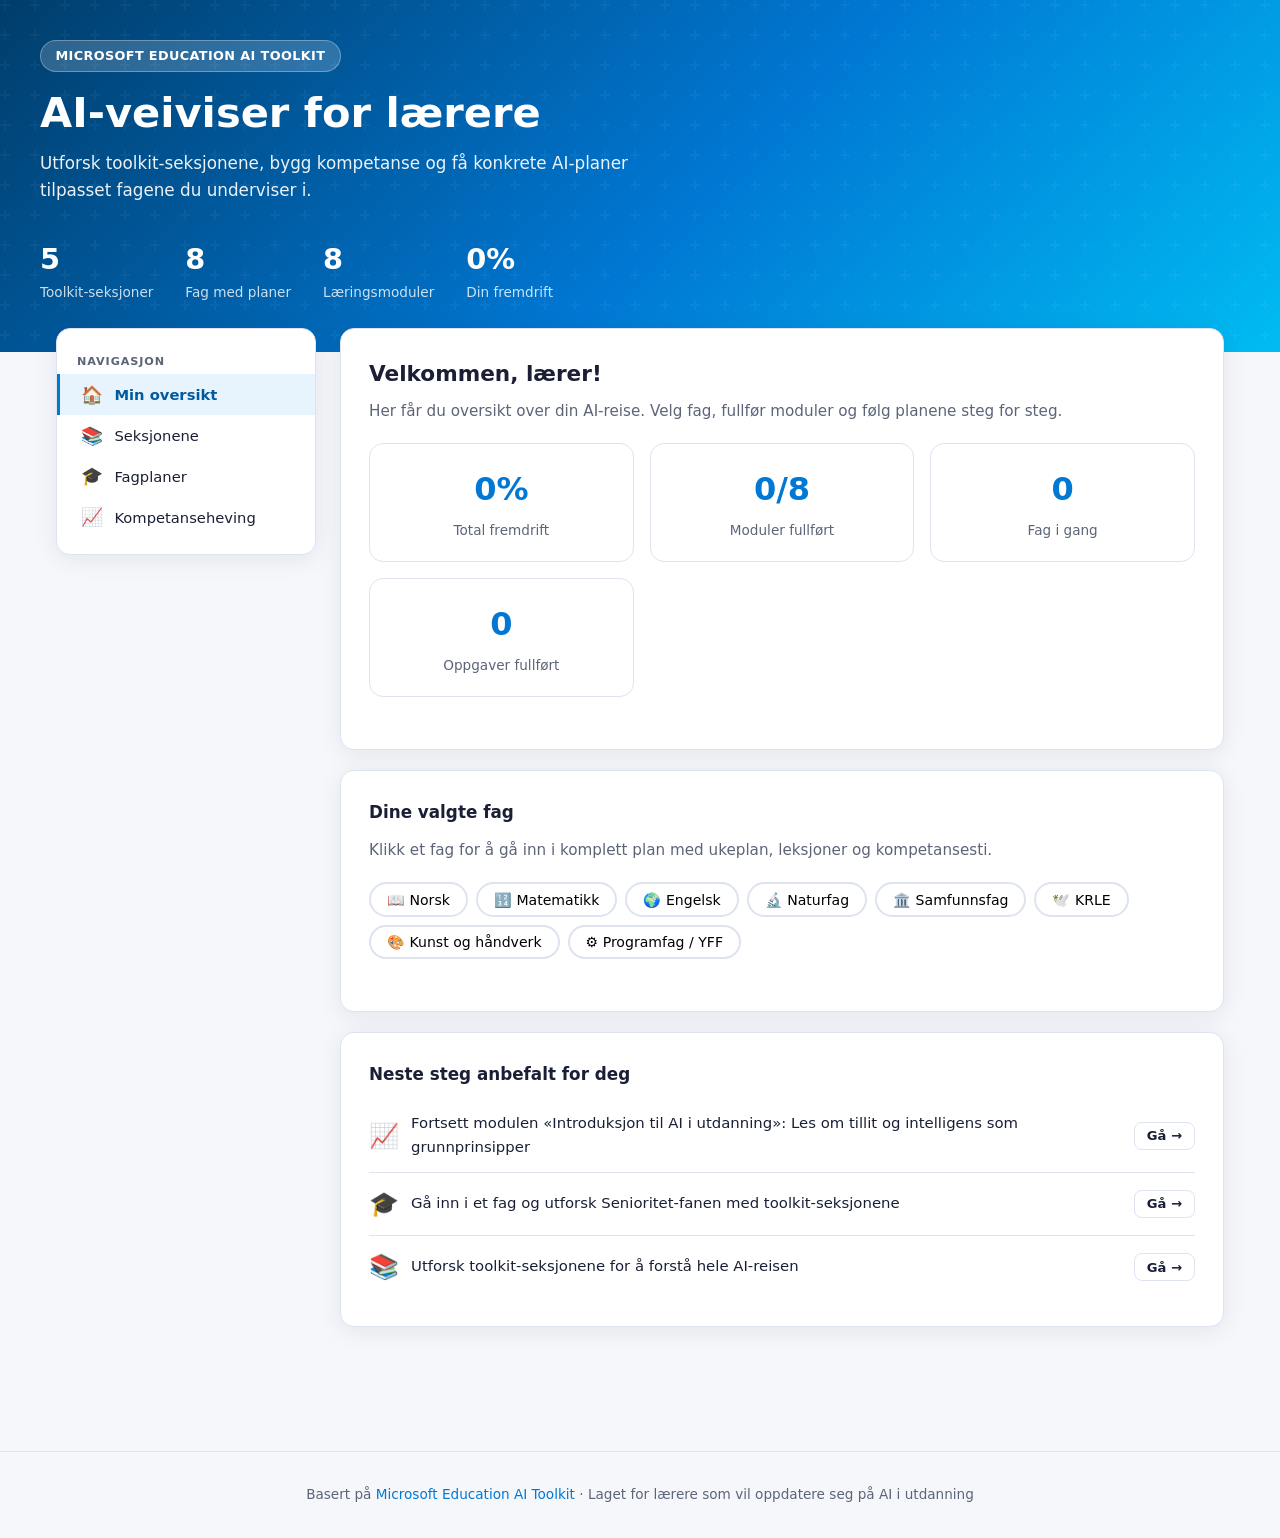
<file: index.html>
<!DOCTYPE html>
<html lang="nb">
<head>
  <meta charset="UTF-8">
  <meta name="viewport" content="width=device-width, initial-scale=1.0">
  <title>AI Toolkit for lærere – Seksjoner og fagplaner</title>
  <meta name="description" content="Oppdater deg som lærer med Microsoft Education AI Toolkit. Utforsk seksjonene og se AI-planer tilpasset dine fag.">
  <link rel="stylesheet" href="css/styles.css">
</head>
<body>
  <header class="site-header">
    <div class="header-inner">
      <span class="badge">Microsoft Education AI Toolkit</span>
      <h1>AI-veiviser for lærere</h1>
      <p>
        Utforsk toolkit-seksjonene, bygg kompetanse og få konkrete AI-planer
        tilpasset fagene du underviser i.
      </p>
      <div class="header-stats">
        <div class="stat">
          <div class="stat-value" id="stat-sections">5</div>
          <div class="stat-label">Toolkit-seksjoner</div>
        </div>
        <div class="stat">
          <div class="stat-value" id="stat-subjects">8</div>
          <div class="stat-label">Fag med planer</div>
        </div>
        <div class="stat">
          <div class="stat-value" id="stat-modules">8</div>
          <div class="stat-label">Læringsmoduler</div>
        </div>
        <div class="stat">
          <div class="stat-value" id="stat-progress">0%</div>
          <div class="stat-label">Din fremdrift</div>
        </div>
      </div>
    </div>
  </header>

  <div class="layout">
    <nav class="sidebar" id="sidebar" aria-label="Hovednavigasjon">
      <div class="nav-label">Navigasjon</div>
      <button class="nav-item active" data-panel="dashboard">
        <span class="nav-icon">🏠</span> Min oversikt
      </button>
      <button class="nav-item" data-panel="sections">
        <span class="nav-icon">📚</span> Seksjonene
      </button>
      <button class="nav-item" data-panel="subjects">
        <span class="nav-icon">🎓</span> Fagplaner
      </button>
      <button class="nav-item" data-panel="learning">
        <span class="nav-icon">📈</span> Kompetanseheving
      </button>
    </nav>

    <main class="main">
      <!-- Dashboard -->
      <section class="panel active" id="panel-dashboard">
        <div class="card">
          <h2>Velkommen, lærer!</h2>
          <p class="card-subtitle">
            Her får du oversikt over din AI-reise. Velg fag, fullfør moduler og følg planene steg for steg.
          </p>
          <div class="dashboard-grid" id="dashboard-stats"></div>
        </div>

        <div class="card">
          <h3>Dine valgte fag</h3>
          <p class="card-subtitle">Klikk et fag for å gå inn i komplett plan med ukeplan, leksjoner og kompetansesti.</p>
          <div class="subject-filter" id="dashboard-subjects"></div>
        </div>

        <div class="card">
          <h3>Neste steg anbefalt for deg</h3>
          <div id="dashboard-next-steps"></div>
        </div>
      </section>

      <!-- Sections -->
      <section class="panel" id="panel-sections">
        <div class="card">
          <h2>Toolkit-seksjonene</h2>
          <p class="card-subtitle">
            Microsoft Education AI Toolkit er organisert i fem hoveddeler.
            Klikk en seksjon for detaljer.
          </p>
        </div>
        <div class="section-grid" id="section-grid"></div>
        <div id="section-detail"></div>
      </section>

      <!-- Subjects -->
      <section class="panel" id="panel-subjects">
        <div id="subjects-list-view">
          <div class="card">
            <h2>Fagplaner for AI i undervisningen</h2>
            <p class="card-subtitle">
              Velg et fag for å gå inn i toolkit-seksjonene (senioritet), ukeplan,
              leksjoner og kompetansesti tilpasset faget.
            </p>
          </div>
          <div class="subject-grid" id="subject-grid"></div>
        </div>
        <div id="subject-detail-view" class="hidden"></div>
      </section>

      <!-- Learning -->
      <section class="panel" id="panel-learning">
        <div class="card">
          <h2>Kompetanseheving for lærere</h2>
          <p class="card-subtitle">
            Profesjonell læring basert på toolkit-seksjonene. Kryss av etter hvert
            som du fullfører – fremdriften lagres lokalt i nettleseren.
          </p>
        </div>
        <div class="module-list" id="module-list"></div>
      </section>
    </main>
  </div>

  <footer class="site-footer">
    <p>
      Basert på
      <a href="https://marketingassets.microsoft.com/gdc/gdciQrVYO/original" target="_blank" rel="noopener">
        Microsoft Education AI Toolkit
      </a>
      · Laget for lærere som vil oppdatere seg på AI i utdanning
    </p>
  </footer>

  <script src="js/data.js"></script>
  <script src="js/subjects-detail.js"></script>
  <script src="js/subject-sections.js"></script>
  <script src="js/app.js"></script>
</body>
</html>
</file>
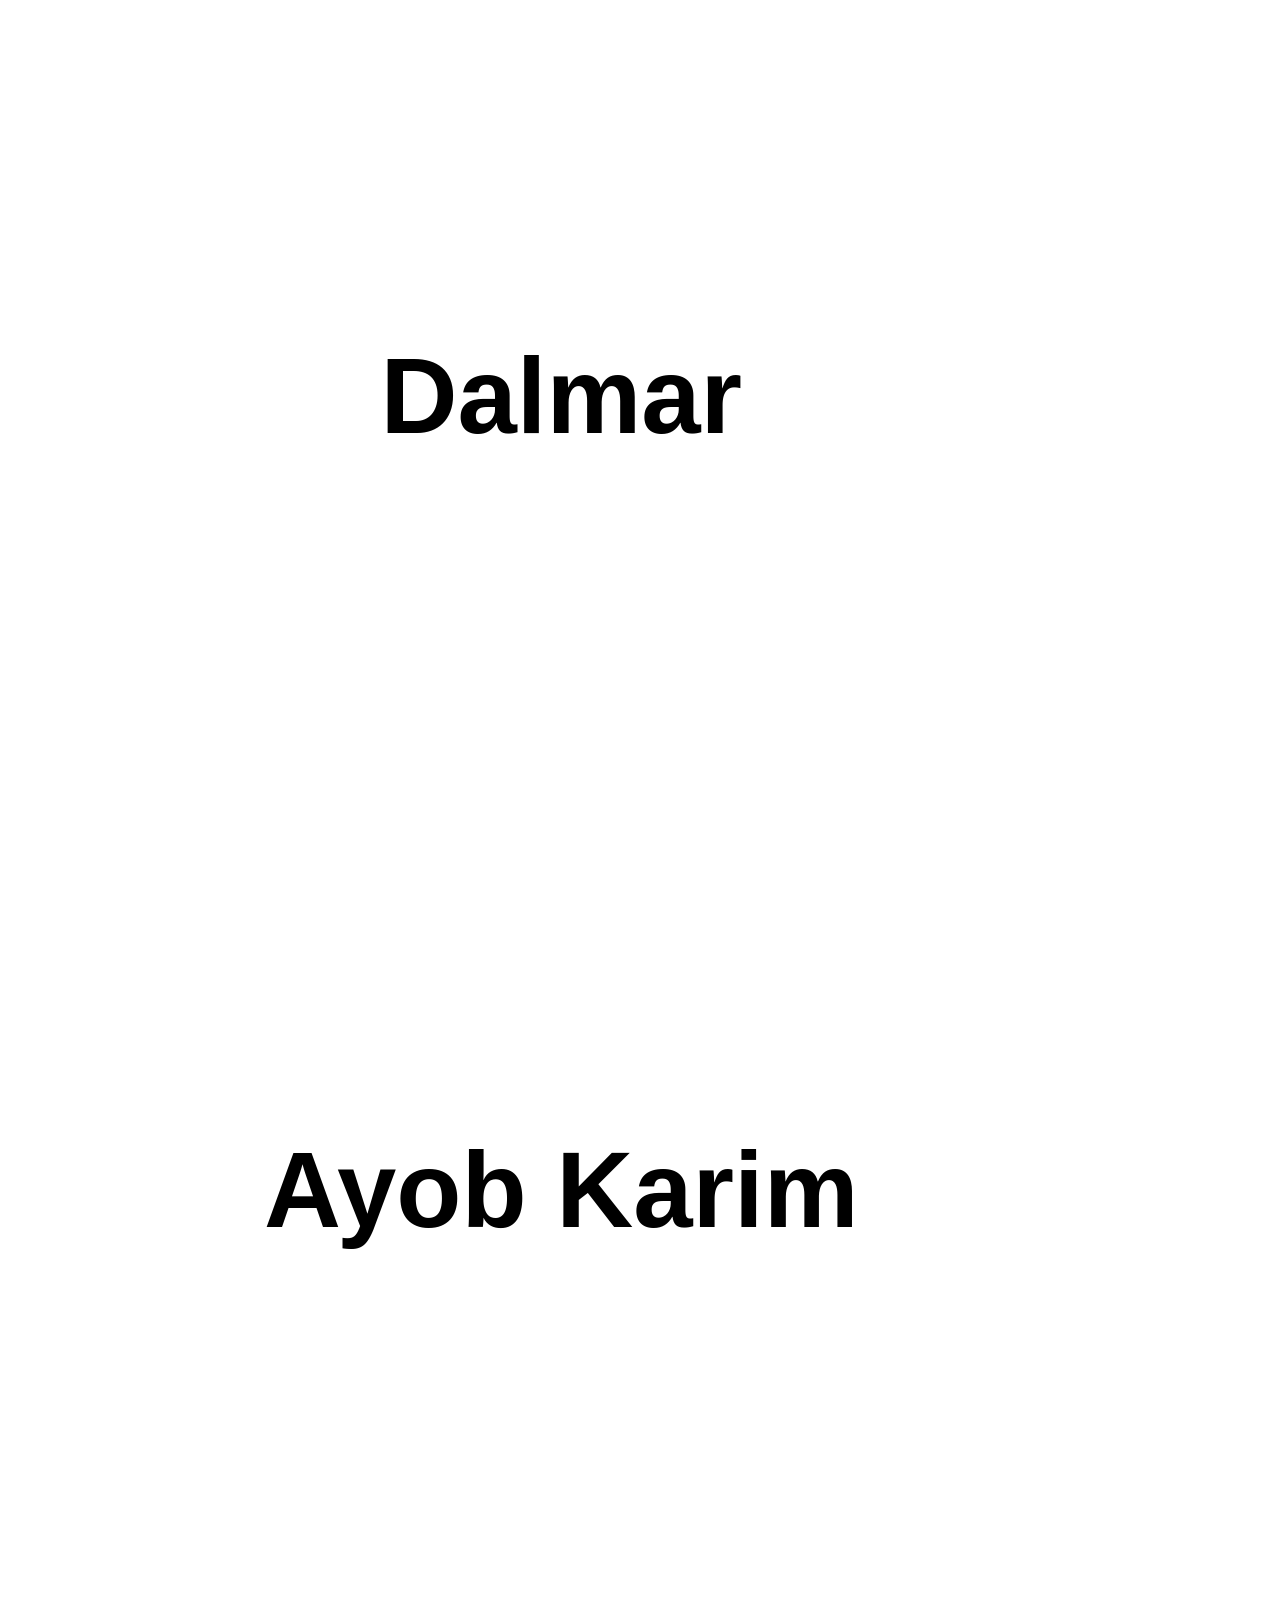
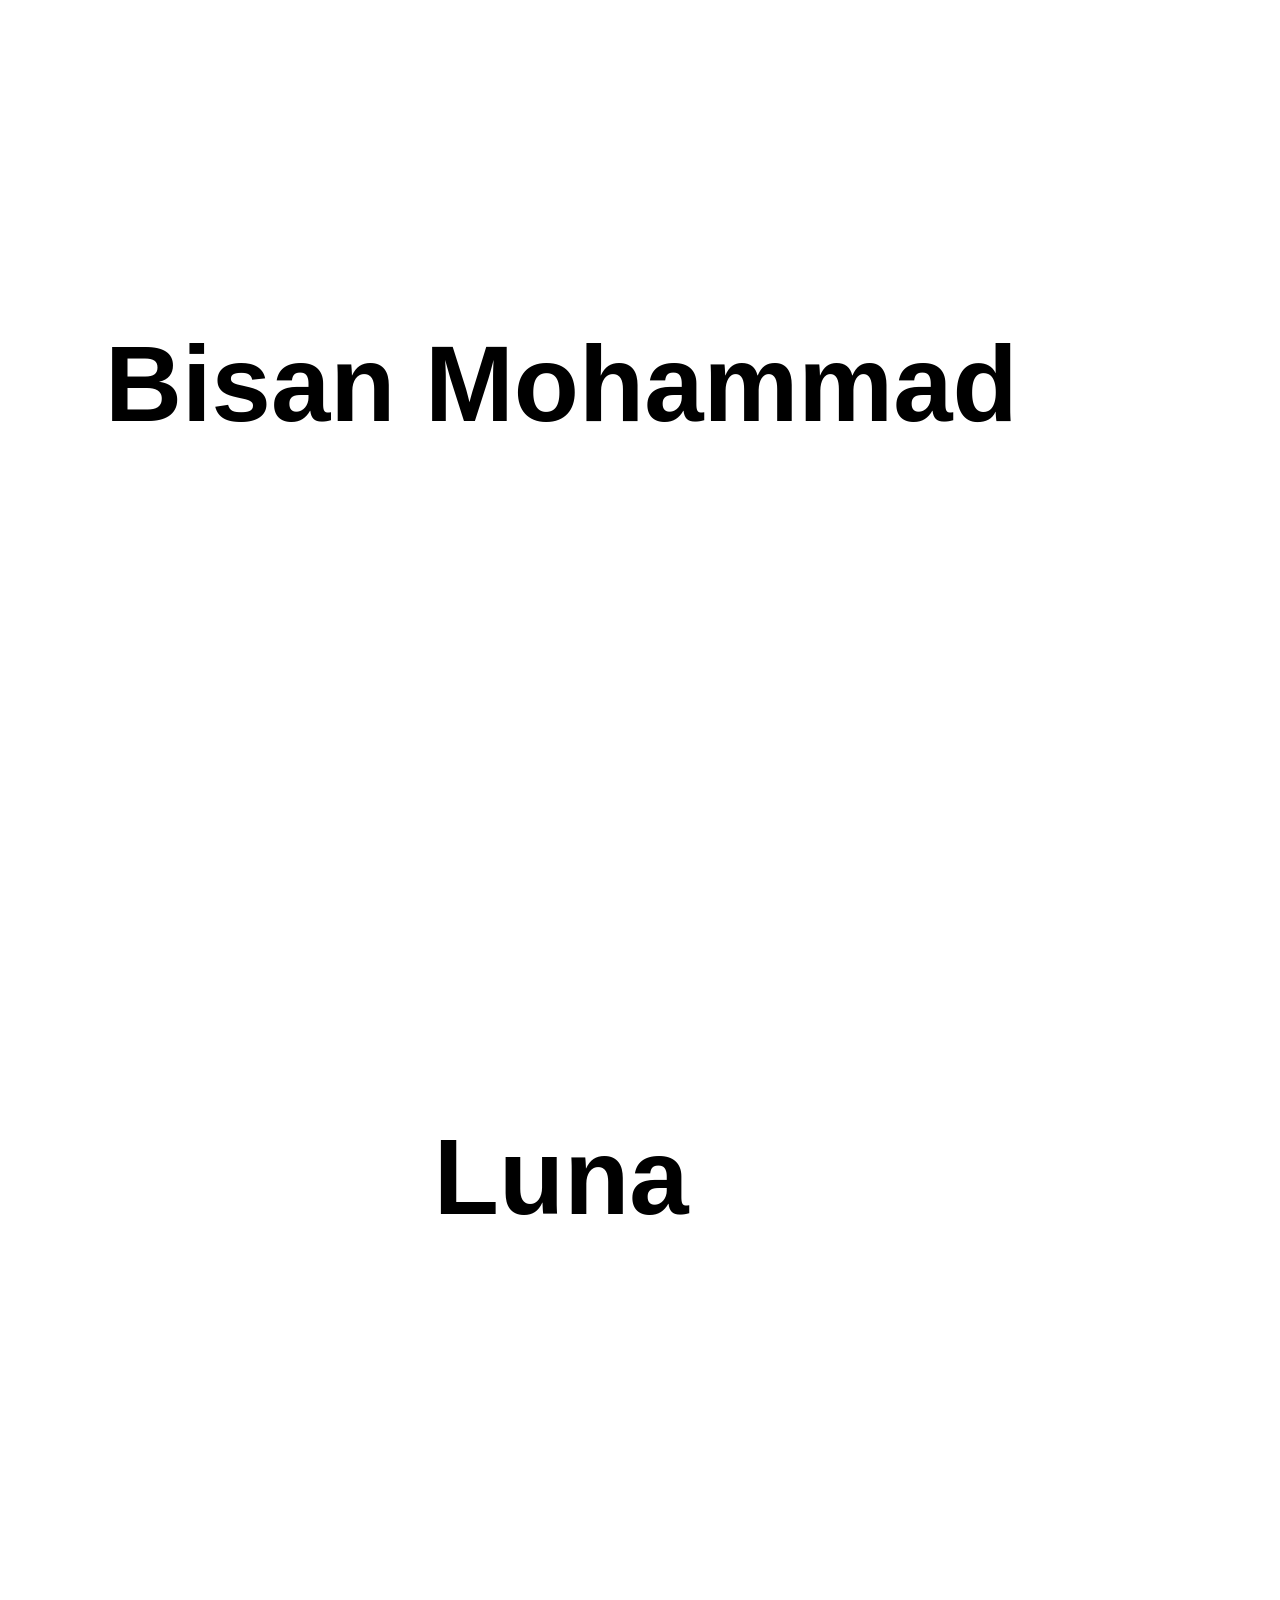
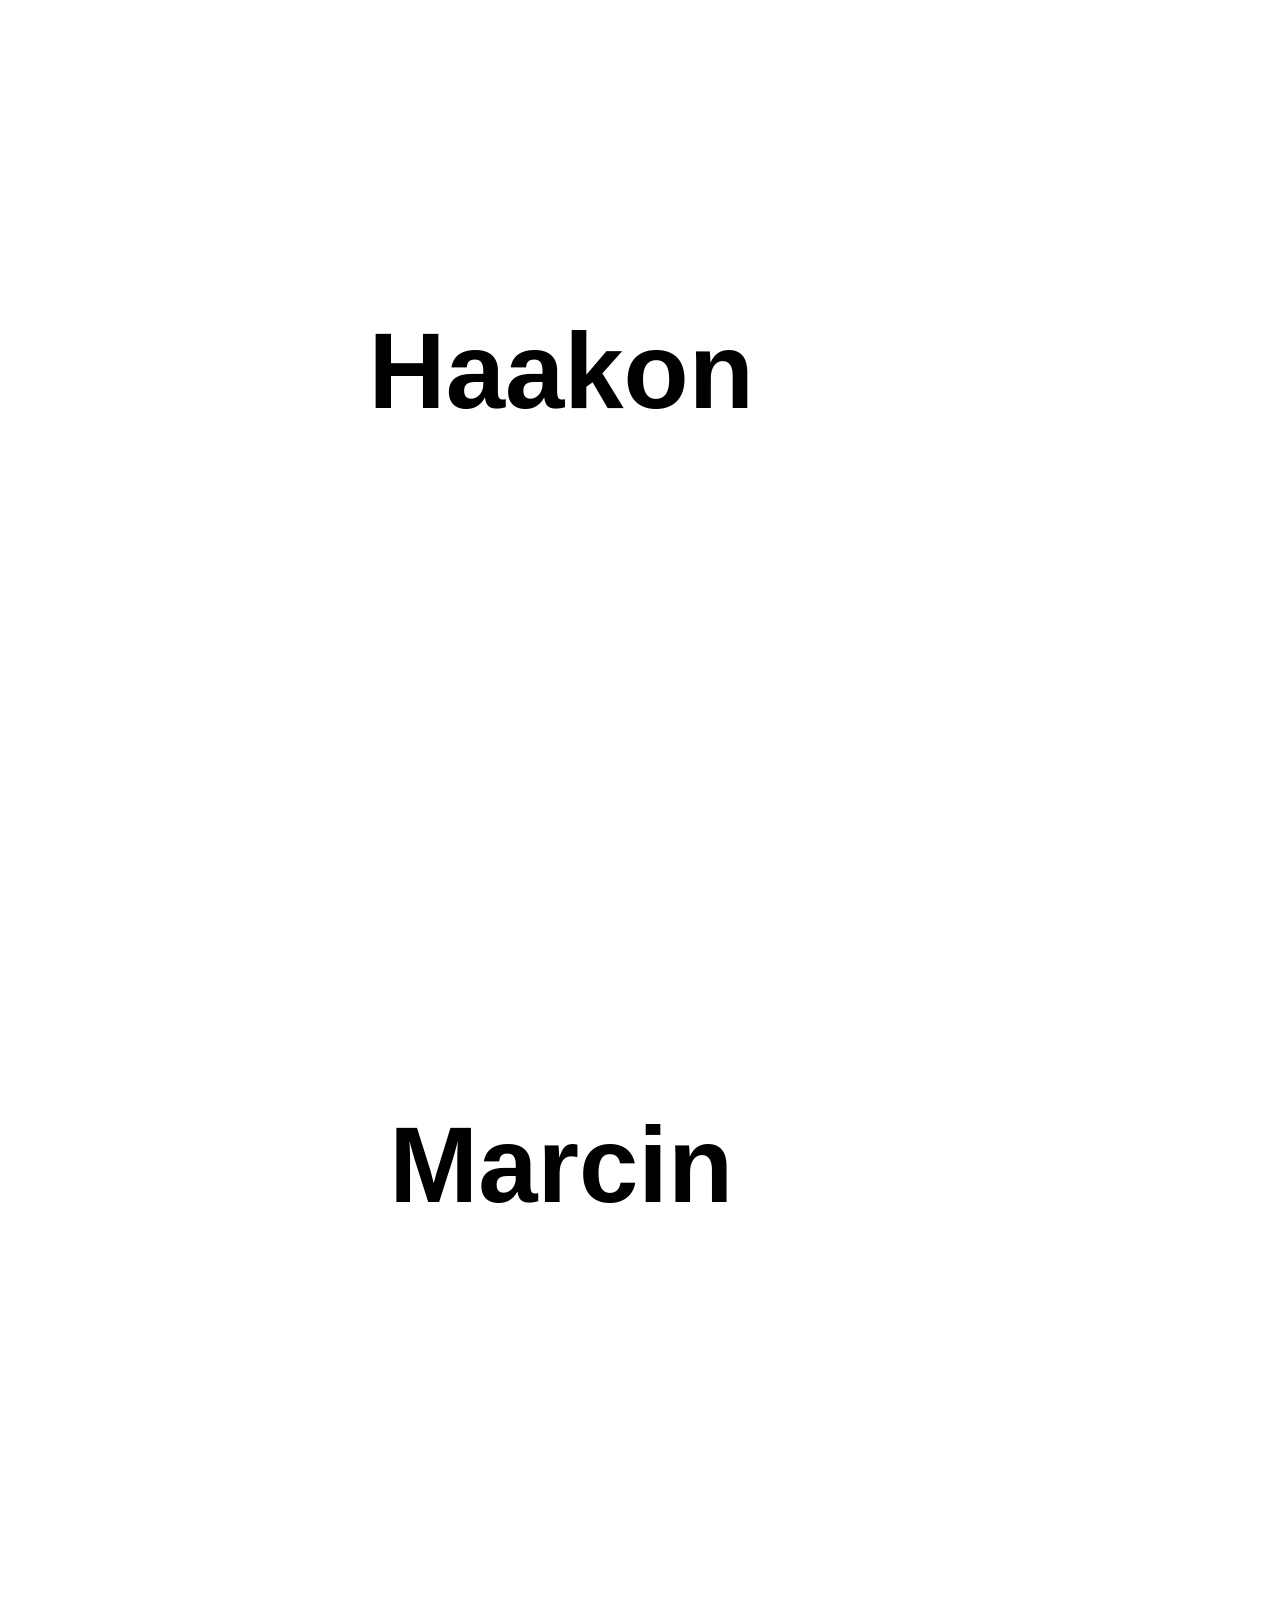
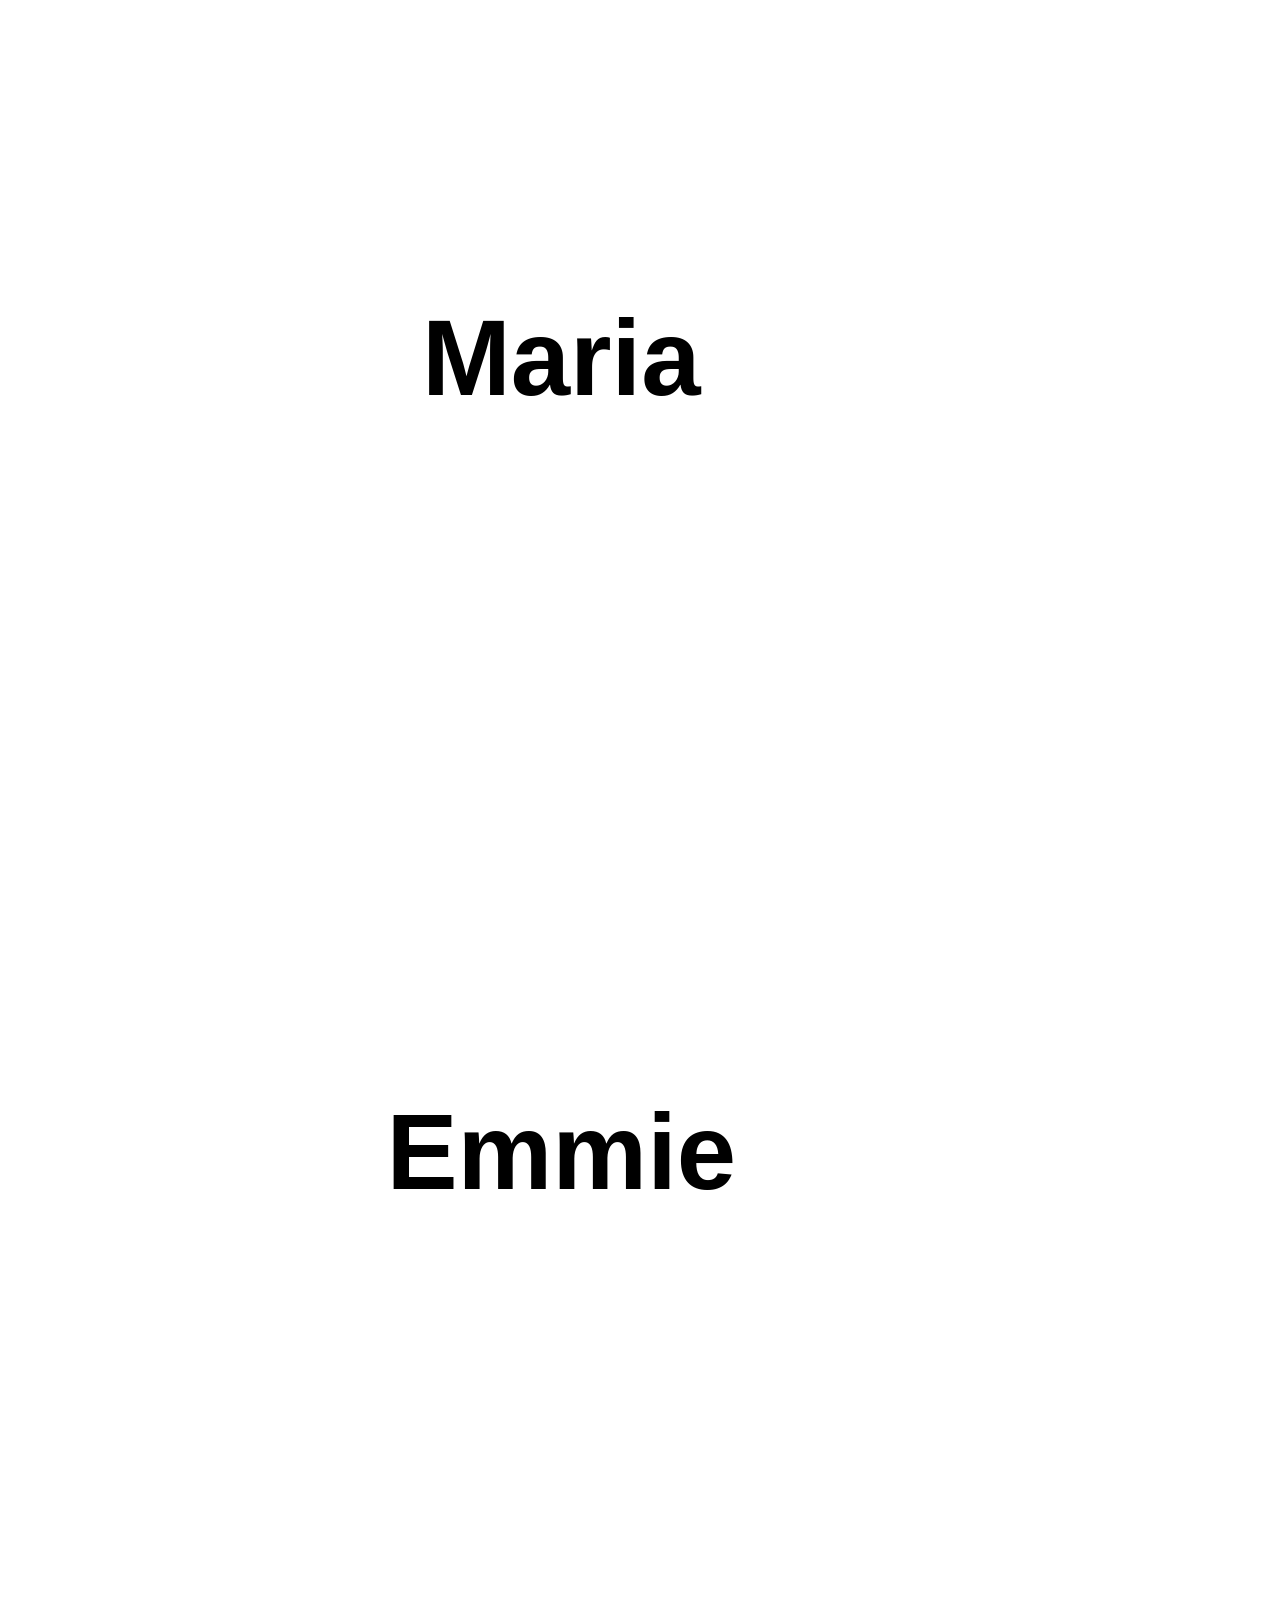
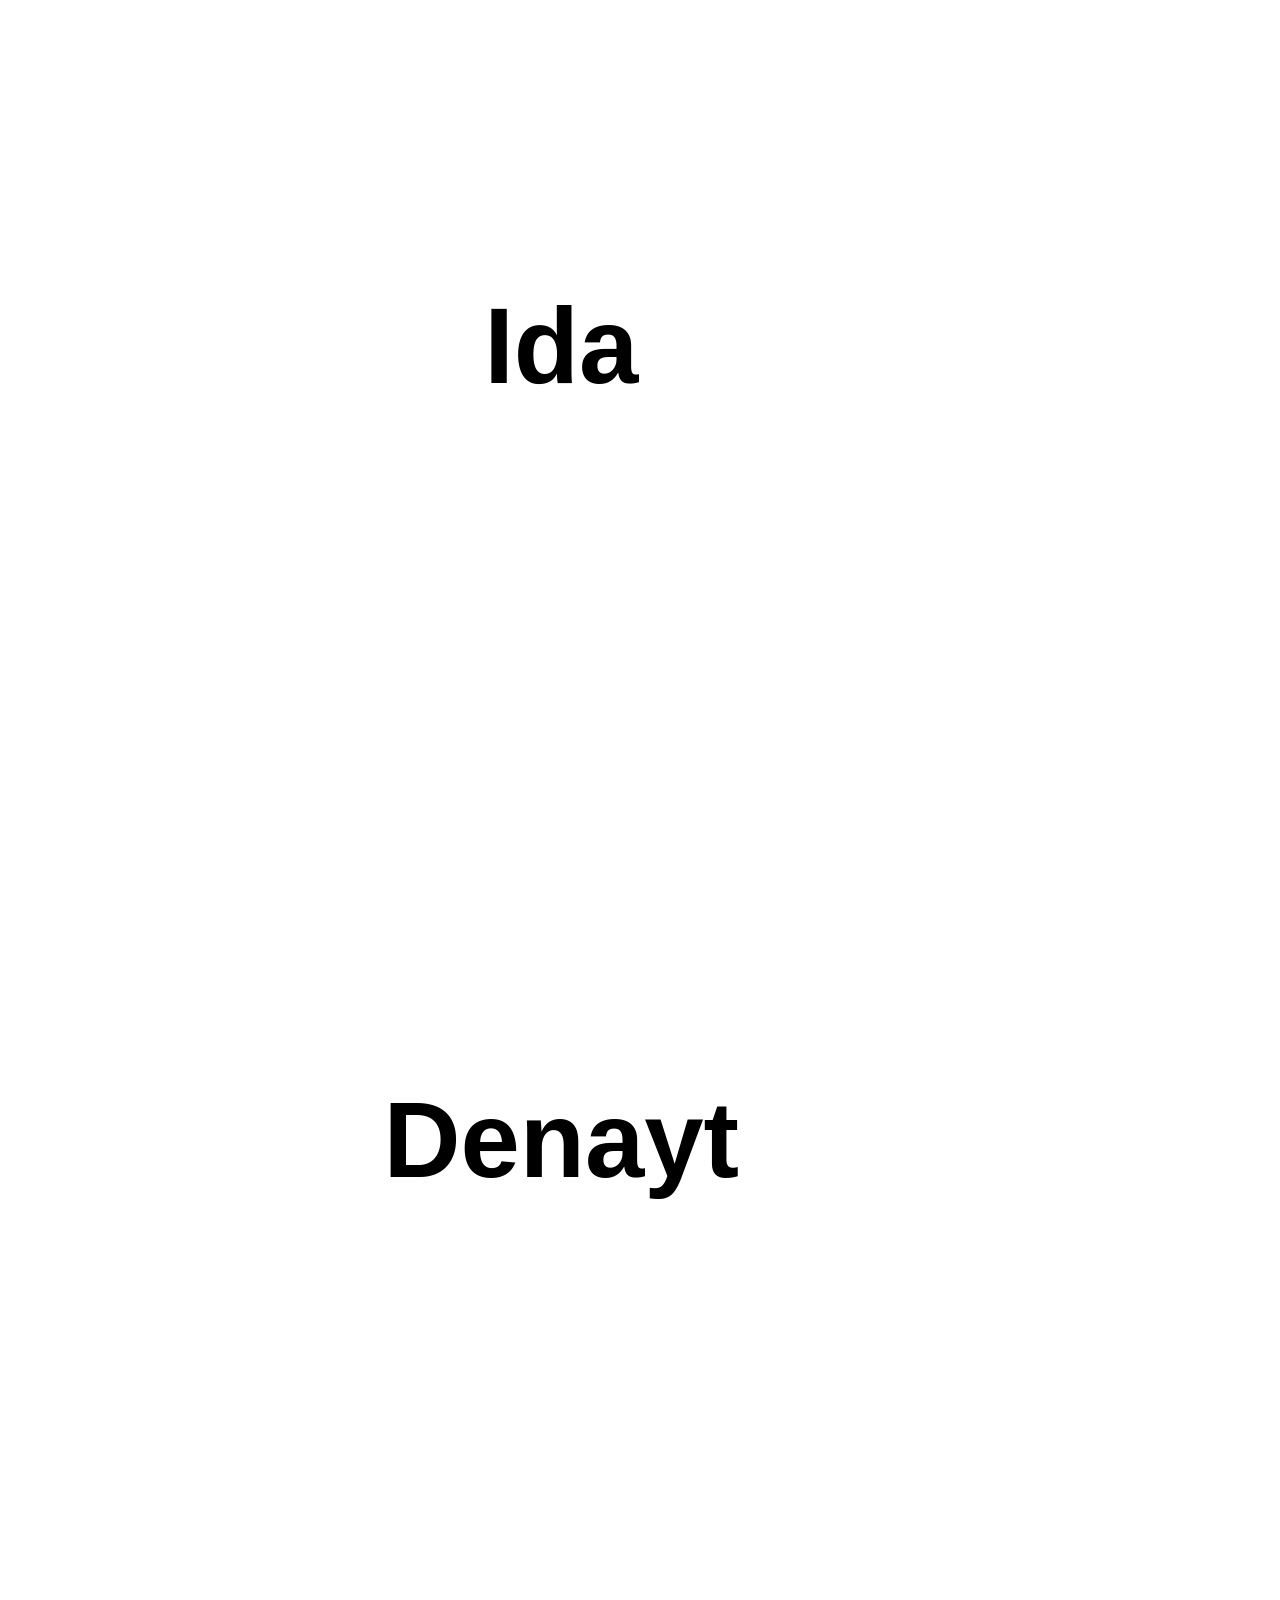
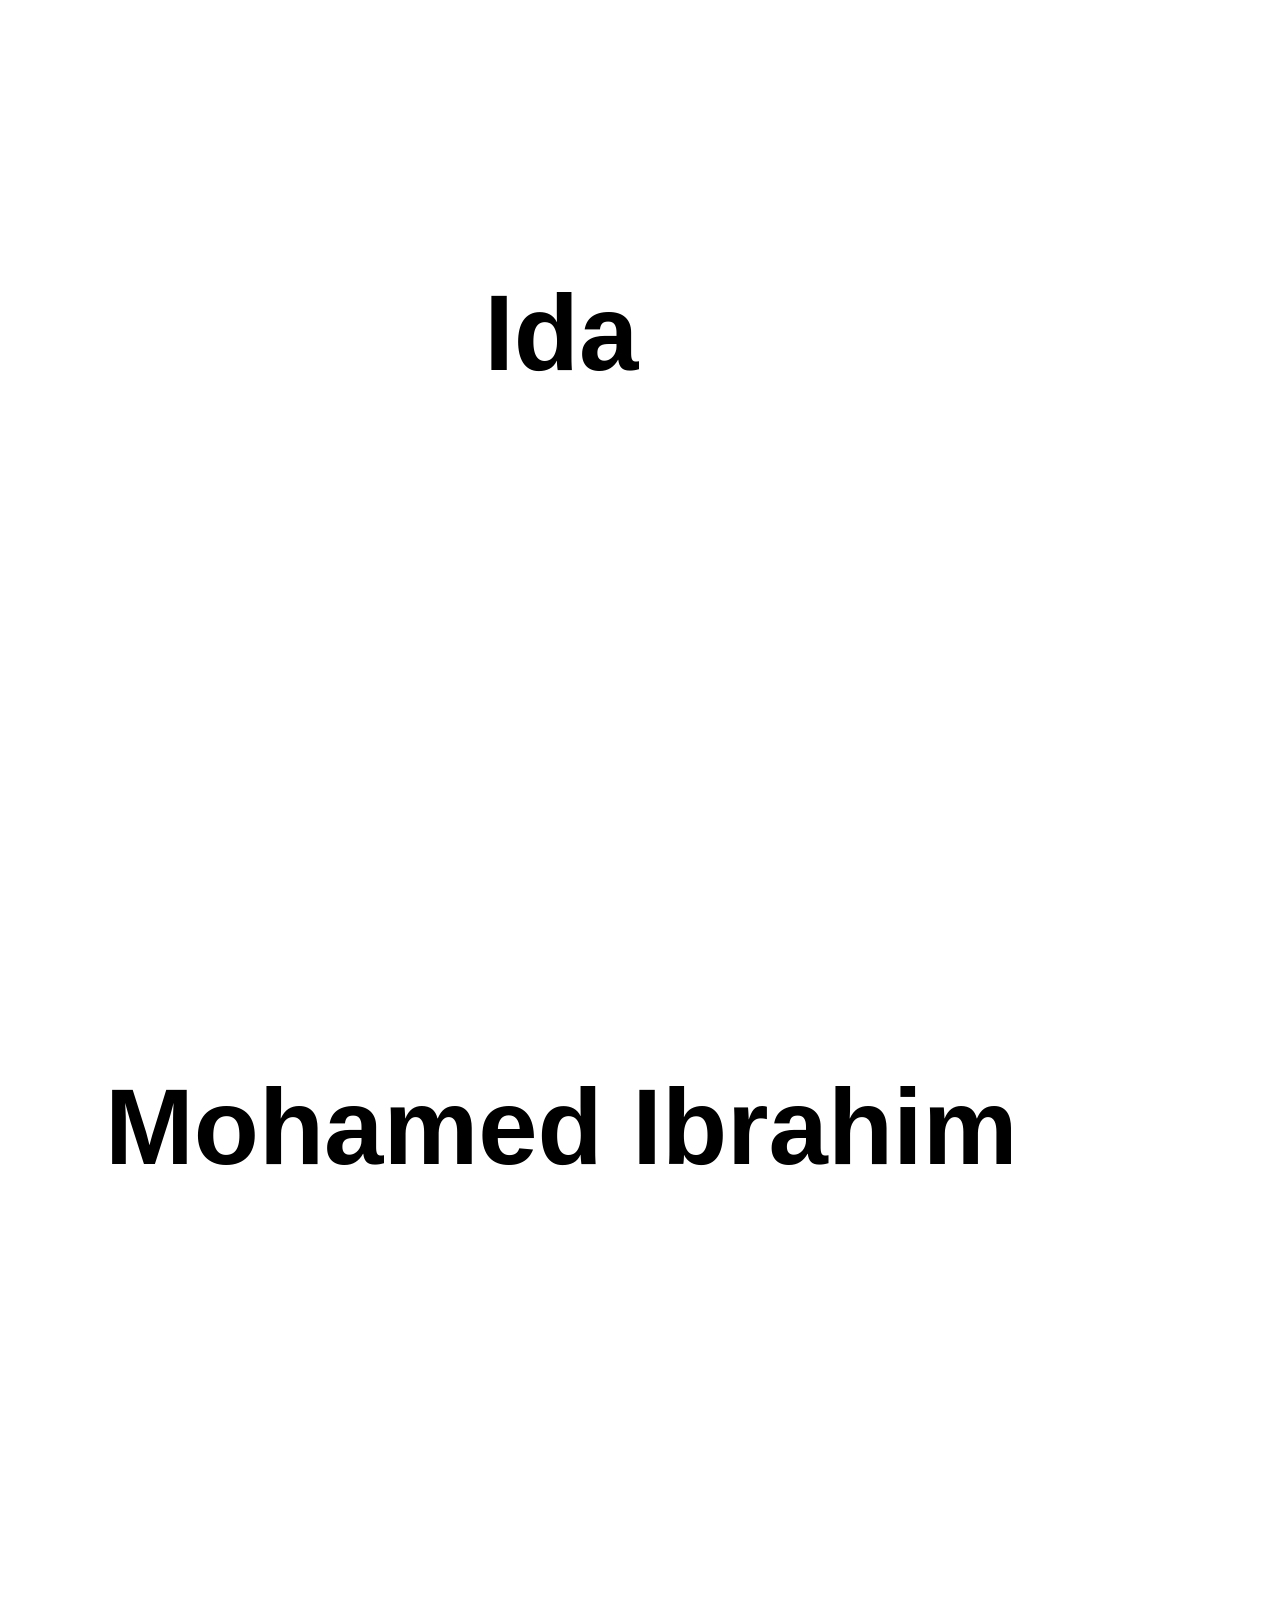
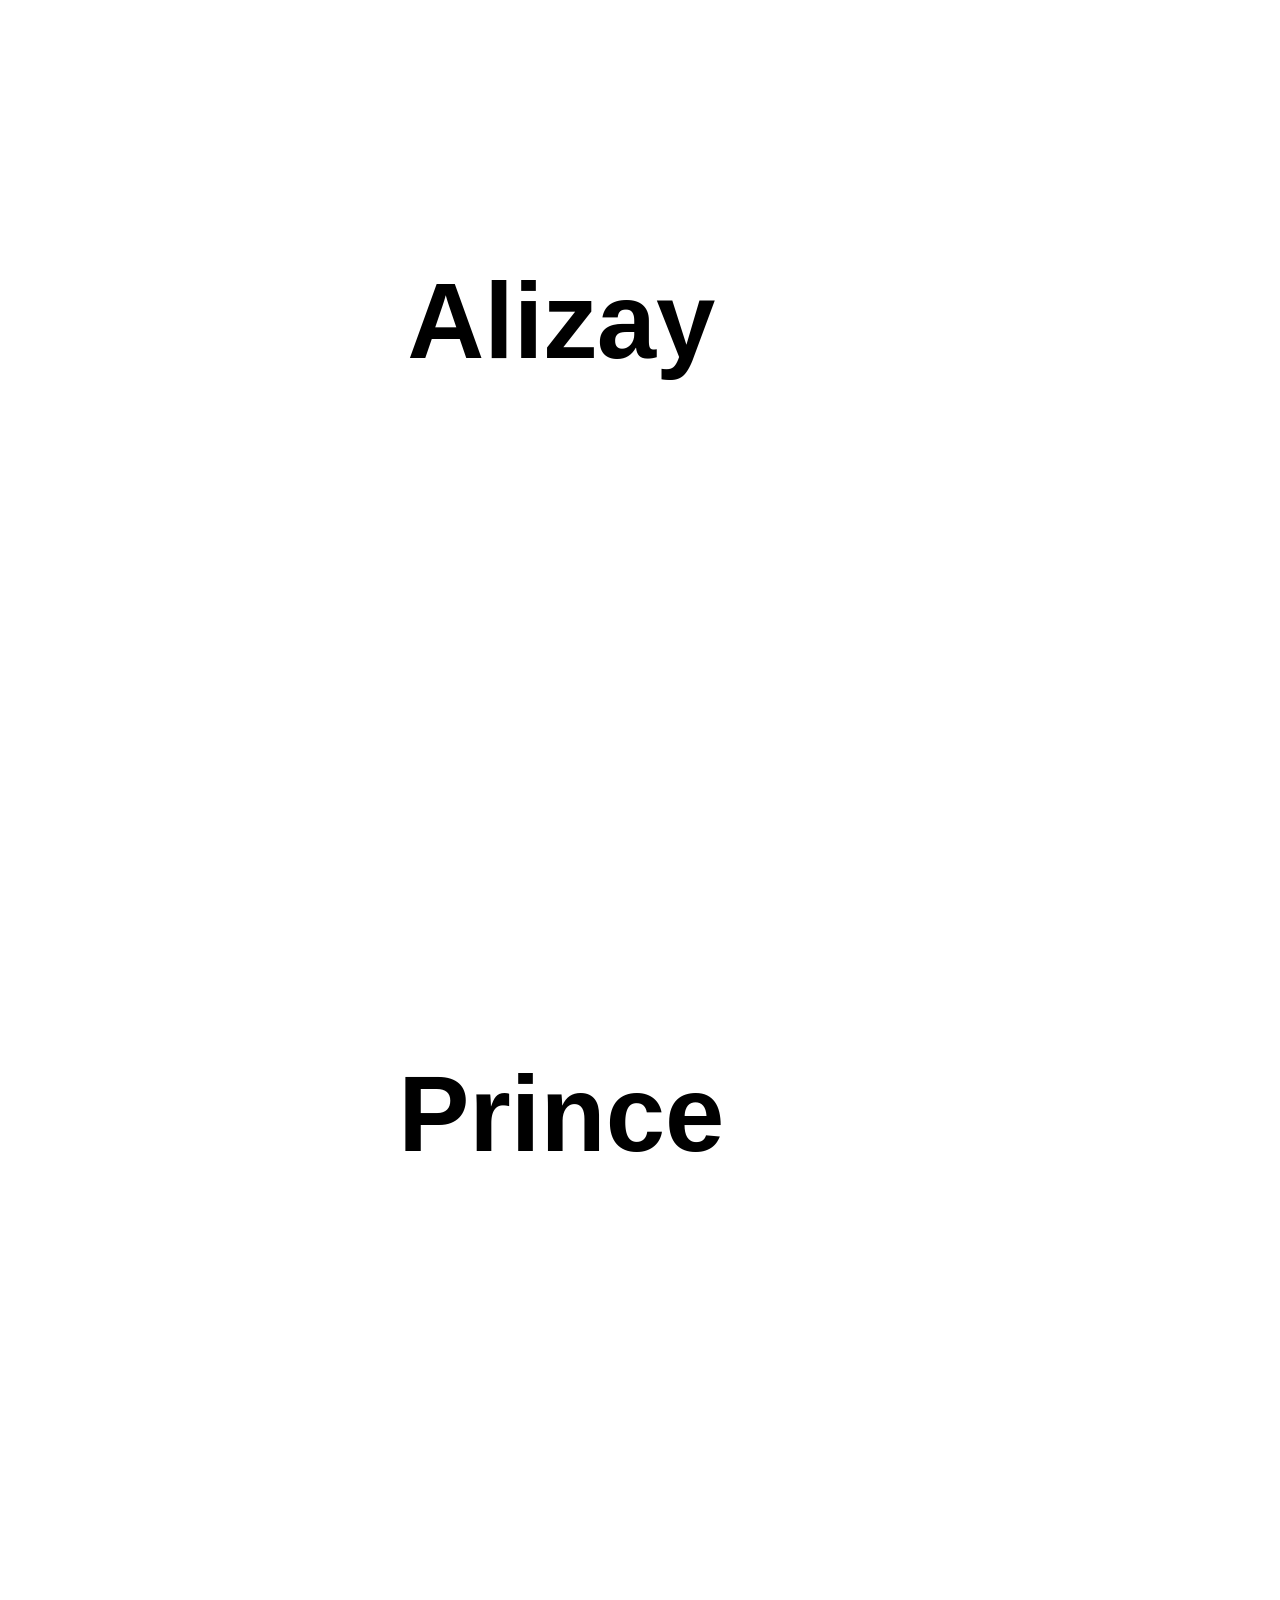
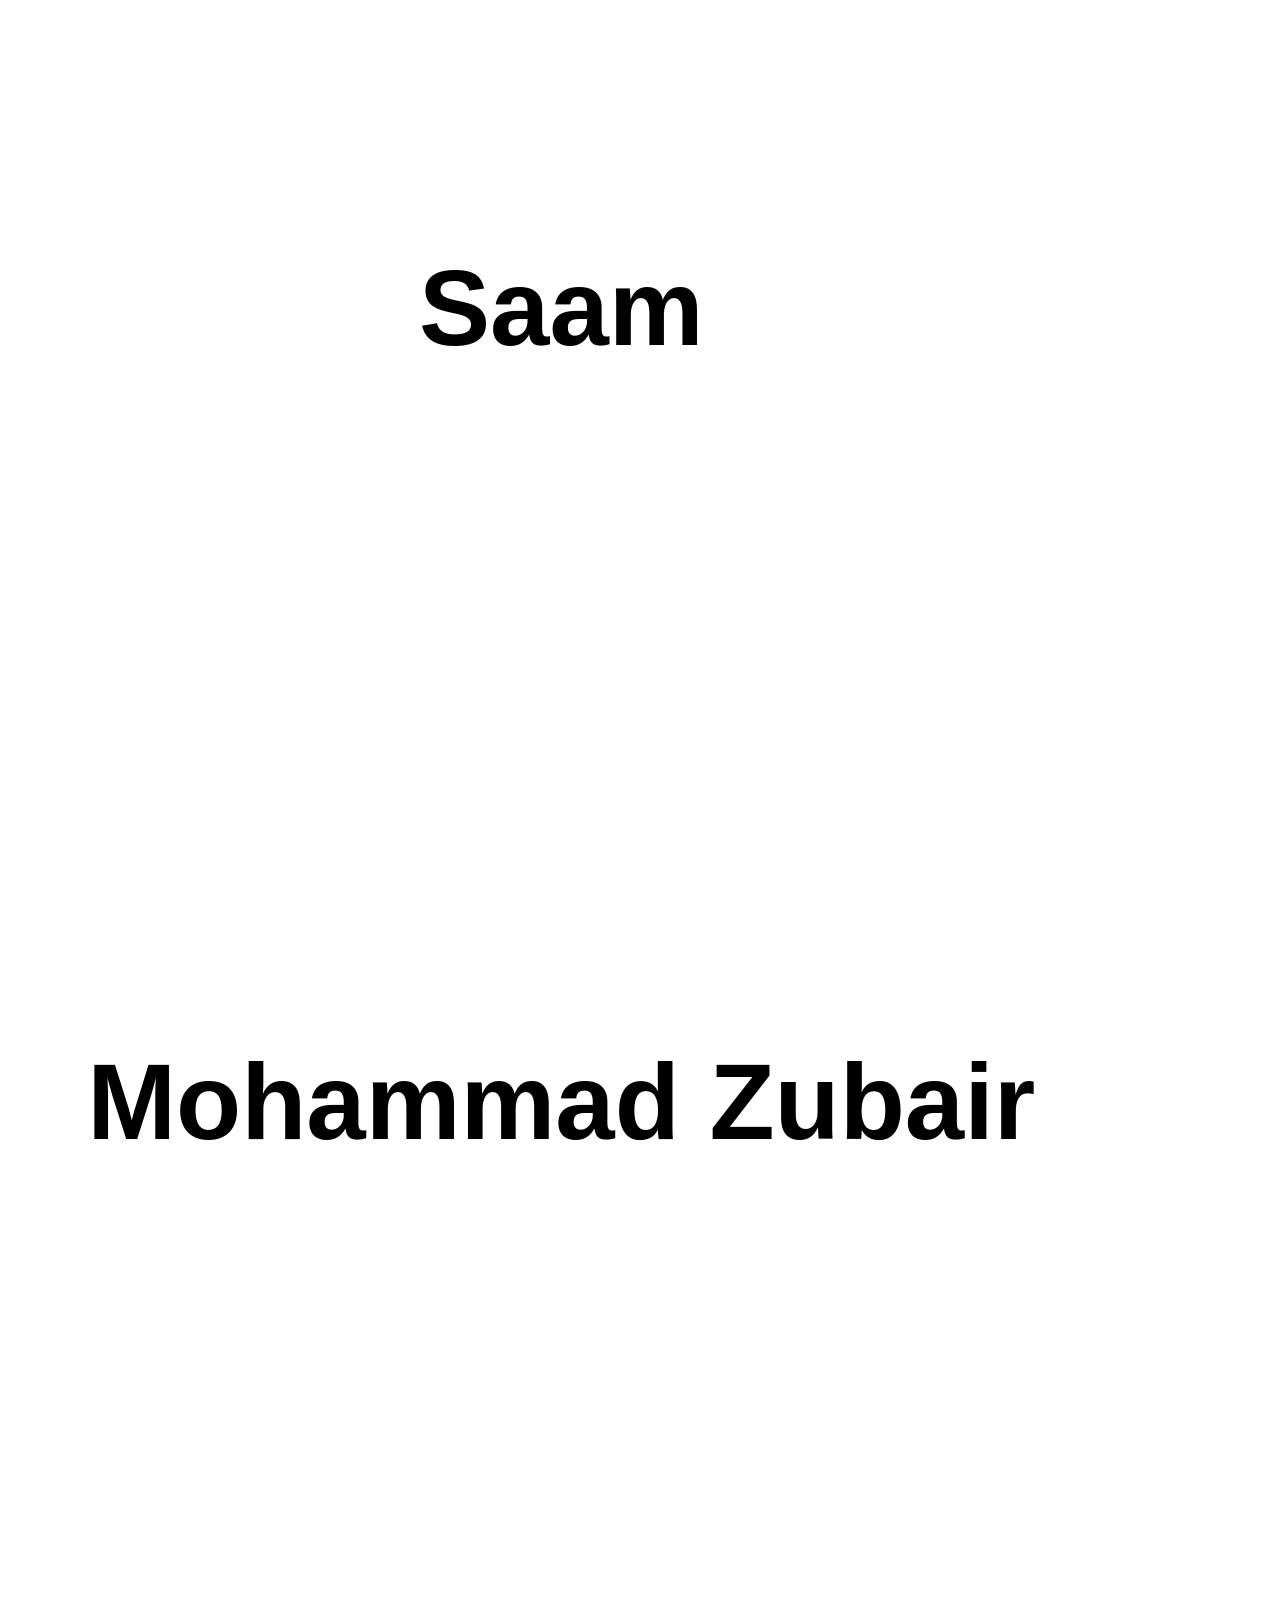
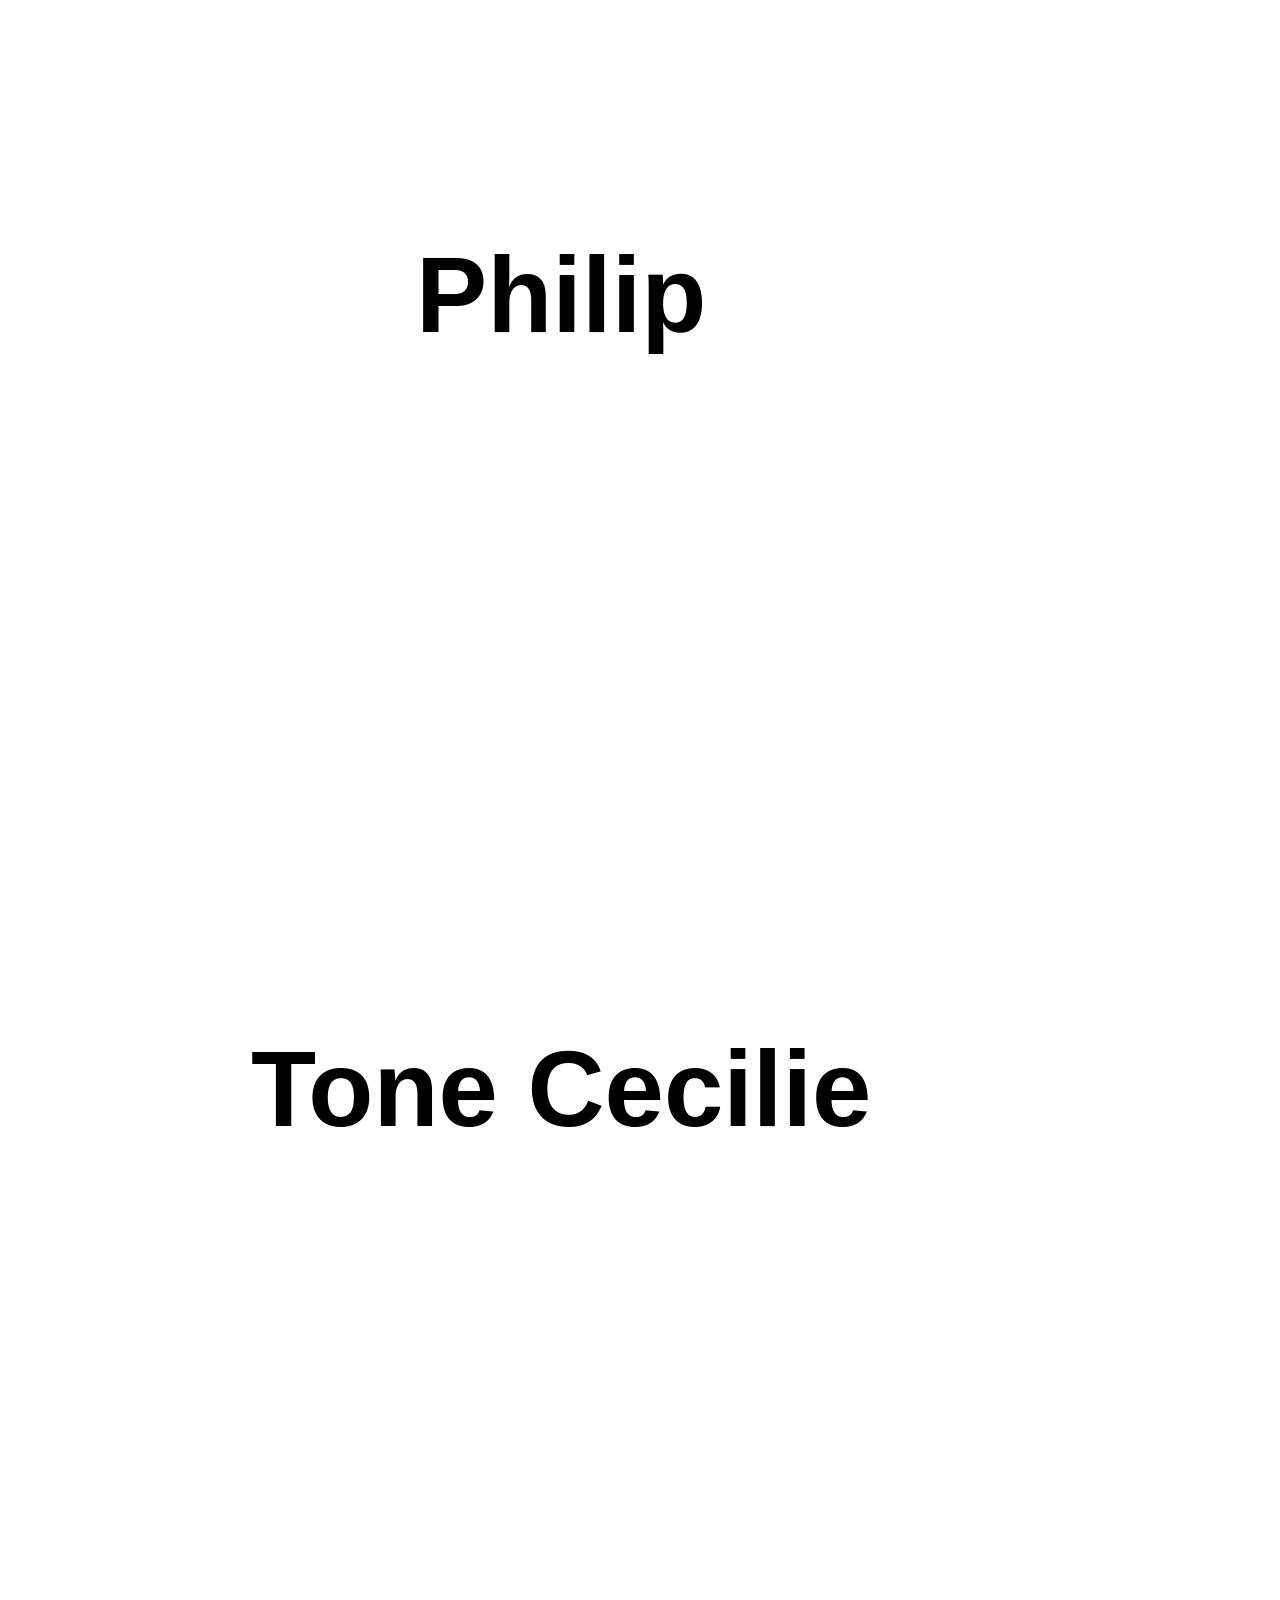
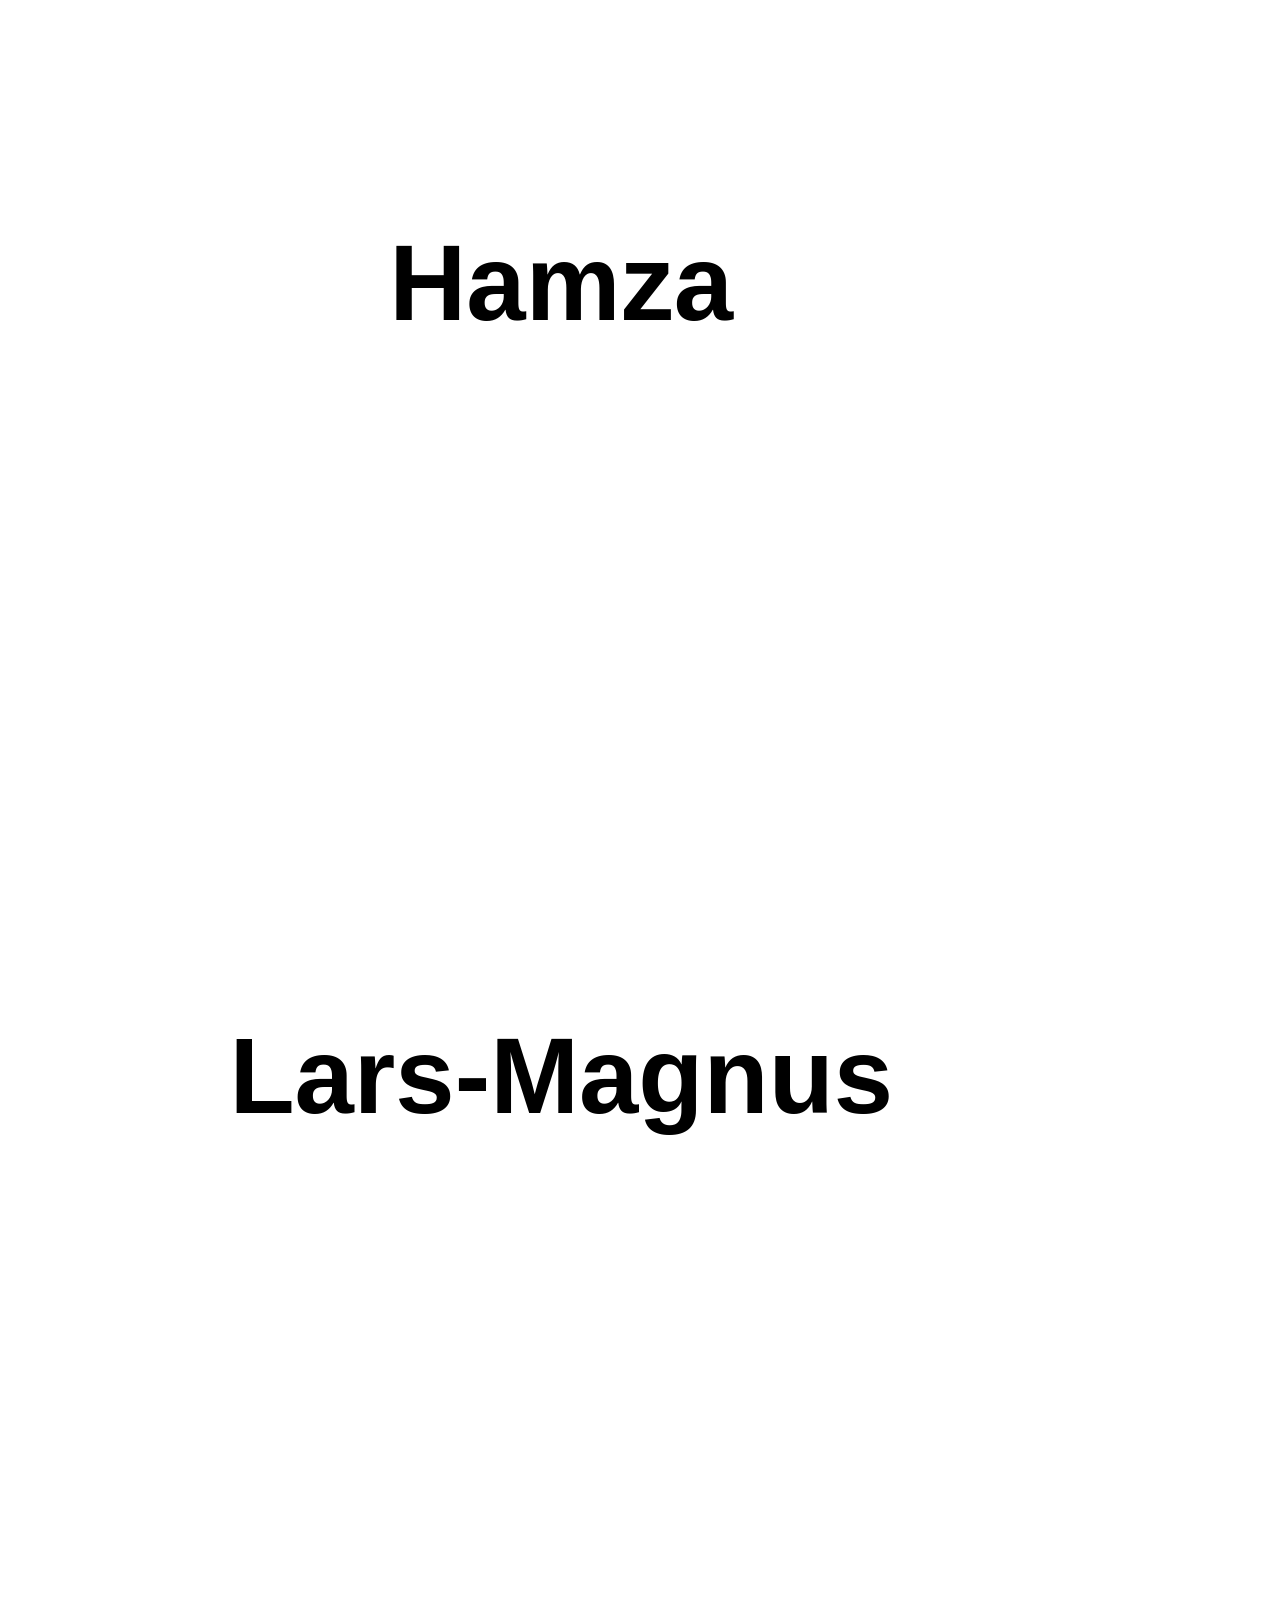
<file: navn.html>
<!doctype html>
<html lang="no">
<head>
  <meta charset="utf-8">
  <title>Navn</title>
  <style>
    @page {
      size: A4 landscape;
      margin: 0;
    }

    * {
      box-sizing: border-box;
    }

    html,
    body {
      margin: 0;
      padding: 0;
    }

    .page {
      align-items: center;
      display: flex;
      font-family: Arial, Helvetica, sans-serif;
      font-size: 80pt;
      font-weight: 700;
      height: 210mm;
      justify-content: center;
      overflow: hidden;
      padding: 18mm;
      text-align: center;
      white-space: nowrap;
      width: 297mm;
      break-after: page;
      page-break-after: always;
    }

    .page:last-child {
      break-after: auto;
      page-break-after: auto;
    }
  </style>
</head>
<body>
  <div class="page">Dalmar</div>
  <div class="page">Ayob Karim</div>
  <div class="page">Bisan Mohammad</div>
  <div class="page">Luna</div>
  <div class="page">Haakon</div>
  <div class="page">Marcin</div>
  <div class="page">Maria</div>
  <div class="page">Emmie</div>
  <div class="page">Ida</div>
  <div class="page">Denayt</div>
  <div class="page">Ida</div>
  <div class="page">Mohamed Ibrahim</div>
  <div class="page">Alizay</div>
  <div class="page">Prince</div>
  <div class="page">Saam</div>
  <div class="page">Mohammad Zubair</div>
  <div class="page">Philip</div>
  <div class="page">Tone Cecilie</div>
  <div class="page">Hamza</div>
  <div class="page">Lars-Magnus</div>
  <div class="page">Shikofa</div>
  <div class="page">Amanda</div>
  <div class="page">Trygve</div>
  <div class="page">Sebastian</div>
  <div class="page">Imran</div>
  <div class="page">Marie</div>
  <div class="page">Vilde</div>
  <div class="page">Tarjei</div>
  <div class="page">Luca</div>
</body>
</html>
</file>
<file: css/styles.css>
:root {
  --bg: #f5f7fb;
  --surface: #ffffff;
  --surface-2: #eef2f9;
  --text: #1a1f36;
  --text-muted: #5c6478;
  --primary: #0078d4;
  --primary-dark: #005a9e;
  --primary-light: #e8f4fd;
  --accent: #107c10;
  --accent-light: #e8f5e9;
  --border: #dde3ef;
  --shadow: 0 4px 24px rgba(26, 31, 54, 0.08);
  --shadow-lg: 0 12px 48px rgba(26, 31, 54, 0.12);
  --radius: 14px;
  --radius-sm: 8px;
  --font: 'Segoe UI', system-ui, -apple-system, sans-serif;
  --nav-width: 260px;
}

*,
*::before,
*::after {
  box-sizing: border-box;
  margin: 0;
  padding: 0;
}

html {
  scroll-behavior: smooth;
}

body {
  font-family: var(--font);
  background: var(--bg);
  color: var(--text);
  line-height: 1.6;
  min-height: 100vh;
}

a {
  color: var(--primary);
  text-decoration: none;
}

a:hover {
  text-decoration: underline;
}

/* Header */
.site-header {
  background: linear-gradient(135deg, #003d6b 0%, #0078d4 55%, #00bcf2 100%);
  color: #fff;
  padding: 2.5rem 2rem 3rem;
  position: relative;
  overflow: hidden;
}

.site-header::before {
  content: '';
  position: absolute;
  inset: 0;
  background: url("data:image/svg+xml,%3Csvg width='60' height='60' viewBox='0 0 60 60' xmlns='http://www.w3.org/2000/svg'%3E%3Cg fill='none' fill-rule='evenodd'%3E%3Cg fill='%23ffffff' fill-opacity='0.04'%3E%3Cpath d='M36 34v-4h-2v4h-4v2h4v4h2v-4h4v-2h-4zm0-30V0h-2v4h-4v2h4v4h2V6h4V4h-4zM6 34v-4H4v4H0v2h4v4h2v-4h4v-2H6zM6 4V0H4v4H0v2h4v4h2V6h4V4H6z'/%3E%3C/g%3E%3C/g%3E%3C/svg%3E");
  pointer-events: none;
}

.header-inner {
  max-width: 1200px;
  margin: 0 auto;
  position: relative;
  z-index: 1;
}

.badge {
  display: inline-block;
  background: rgba(255, 255, 255, 0.18);
  border: 1px solid rgba(255, 255, 255, 0.3);
  border-radius: 999px;
  padding: 0.3rem 0.9rem;
  font-size: 0.8rem;
  font-weight: 600;
  letter-spacing: 0.03em;
  text-transform: uppercase;
  margin-bottom: 1rem;
}

.site-header h1 {
  font-size: clamp(1.8rem, 4vw, 2.6rem);
  font-weight: 700;
  line-height: 1.2;
  margin-bottom: 0.75rem;
}

.site-header p {
  font-size: 1.05rem;
  opacity: 0.92;
  max-width: 640px;
}

.header-stats {
  display: flex;
  gap: 2rem;
  margin-top: 2rem;
  flex-wrap: wrap;
}

.stat {
  text-align: left;
}

.stat-value {
  font-size: 1.8rem;
  font-weight: 700;
}

.stat-label {
  font-size: 0.85rem;
  opacity: 0.8;
}

/* Layout */
.layout {
  display: flex;
  max-width: 1200px;
  margin: 0 auto;
  gap: 0;
  padding: 0 1rem 3rem;
  position: relative;
  top: -1.5rem;
}

/* Sidebar nav */
.sidebar {
  width: var(--nav-width);
  flex-shrink: 0;
  position: sticky;
  top: 1rem;
  align-self: flex-start;
  background: var(--surface);
  border-radius: var(--radius);
  box-shadow: var(--shadow);
  padding: 1rem 0;
  border: 1px solid var(--border);
  max-height: calc(100vh - 2rem);
  overflow-y: auto;
}

.nav-label {
  font-size: 0.7rem;
  font-weight: 700;
  text-transform: uppercase;
  letter-spacing: 0.08em;
  color: var(--text-muted);
  padding: 0.5rem 1.25rem 0.25rem;
}

.nav-item {
  display: flex;
  align-items: center;
  gap: 0.65rem;
  padding: 0.65rem 1.25rem;
  cursor: pointer;
  border: none;
  background: none;
  width: 100%;
  text-align: left;
  font-family: inherit;
  font-size: 0.92rem;
  color: var(--text);
  transition: background 0.15s, color 0.15s;
  border-left: 3px solid transparent;
}

.nav-item:hover {
  background: var(--surface-2);
}

.nav-item.active {
  background: var(--primary-light);
  color: var(--primary-dark);
  border-left-color: var(--primary);
  font-weight: 600;
}

.nav-icon {
  font-size: 1.1rem;
  width: 1.5rem;
  text-align: center;
}

/* Main content */
.main {
  flex: 1;
  min-width: 0;
  padding-left: 1.5rem;
}

.panel {
  display: none;
  animation: fadeIn 0.25s ease;
}

.panel.active {
  display: block;
}

@keyframes fadeIn {
  from { opacity: 0; transform: translateY(8px); }
  to { opacity: 1; transform: translateY(0); }
}

.card {
  background: var(--surface);
  border-radius: var(--radius);
  box-shadow: var(--shadow);
  border: 1px solid var(--border);
  padding: 1.75rem;
  margin-bottom: 1.25rem;
}

.card h2 {
  font-size: 1.35rem;
  margin-bottom: 0.5rem;
}

.card h3 {
  font-size: 1.05rem;
  margin-bottom: 0.75rem;
  color: var(--text);
}

.card-subtitle {
  color: var(--text-muted);
  margin-bottom: 1.25rem;
  font-size: 0.95rem;
}

/* Section cards grid */
.section-grid {
  display: grid;
  grid-template-columns: repeat(auto-fill, minmax(280px, 1fr));
  gap: 1rem;
  margin-bottom: 1.5rem;
}

.section-card {
  background: var(--surface);
  border: 1px solid var(--border);
  border-radius: var(--radius);
  padding: 1.5rem;
  cursor: pointer;
  transition: transform 0.15s, box-shadow 0.15s, border-color 0.15s;
}

.section-card:hover {
  transform: translateY(-2px);
  box-shadow: var(--shadow-lg);
  border-color: var(--primary);
}

.section-card-icon {
  font-size: 2rem;
  margin-bottom: 0.75rem;
}

.section-card h3 {
  font-size: 1.1rem;
  margin-bottom: 0.35rem;
}

.section-card p {
  font-size: 0.88rem;
  color: var(--text-muted);
}

/* Subject chips */
.subject-filter {
  display: flex;
  flex-wrap: wrap;
  gap: 0.5rem;
  margin-bottom: 1.5rem;
}

.chip {
  display: inline-flex;
  align-items: center;
  gap: 0.4rem;
  padding: 0.45rem 1rem;
  border-radius: 999px;
  border: 2px solid var(--border);
  background: var(--surface);
  cursor: pointer;
  font-family: inherit;
  font-size: 0.88rem;
  font-weight: 500;
  transition: all 0.15s;
}

.chip:hover {
  border-color: var(--primary);
}

.chip.active {
  background: var(--primary);
  border-color: var(--primary);
  color: #fff;
}

/* Subject detail */
.subject-header {
  display: flex;
  align-items: center;
  gap: 1rem;
  margin-bottom: 1.5rem;
  padding-bottom: 1rem;
  border-bottom: 2px solid var(--border);
}

.subject-icon-lg {
  font-size: 2.5rem;
  width: 64px;
  height: 64px;
  display: flex;
  align-items: center;
  justify-content: center;
  border-radius: var(--radius);
  background: var(--surface-2);
}

.subject-meta {
  flex: 1;
}

.subject-meta h2 {
  font-size: 1.5rem;
}

.subject-level {
  color: var(--text-muted);
  font-size: 0.9rem;
}

.progress-bar-wrap {
  margin-top: 0.5rem;
}

.progress-label {
  display: flex;
  justify-content: space-between;
  font-size: 0.8rem;
  color: var(--text-muted);
  margin-bottom: 0.3rem;
}

.progress-bar {
  height: 8px;
  background: var(--surface-2);
  border-radius: 999px;
  overflow: hidden;
}

.progress-fill {
  height: 100%;
  background: linear-gradient(90deg, var(--primary), #00bcf2);
  border-radius: 999px;
  transition: width 0.4s ease;
}

.two-col {
  display: grid;
  grid-template-columns: 1fr 1fr;
  gap: 1.25rem;
}

@media (max-width: 768px) {
  .two-col {
    grid-template-columns: 1fr;
  }
}

.list-check li,
.list-bullet li {
  padding: 0.4rem 0;
  padding-left: 1.5rem;
  position: relative;
  font-size: 0.93rem;
}

.list-bullet li::before {
  content: '•';
  position: absolute;
  left: 0.4rem;
  color: var(--primary);
  font-weight: bold;
}

/* Timeline plan */
.timeline {
  position: relative;
  padding-left: 1.5rem;
}

.timeline::before {
  content: '';
  position: absolute;
  left: 0.35rem;
  top: 0.5rem;
  bottom: 0.5rem;
  width: 2px;
  background: var(--border);
}

.timeline-item {
  position: relative;
  padding: 0.75rem 0 0.75rem 1.25rem;
}

.timeline-item::before {
  content: '';
  position: absolute;
  left: -1.15rem;
  top: 1.1rem;
  width: 10px;
  height: 10px;
  border-radius: 50%;
  background: var(--primary);
  border: 2px solid var(--surface);
  box-shadow: 0 0 0 2px var(--primary-light);
}

.timeline-item.done::before {
  background: var(--accent);
  box-shadow: 0 0 0 2px var(--accent-light);
}

.timeline-phase {
  font-size: 0.78rem;
  font-weight: 700;
  text-transform: uppercase;
  letter-spacing: 0.05em;
  color: var(--primary);
  margin-bottom: 0.2rem;
}

.timeline-task {
  font-size: 0.93rem;
}

.timeline-check {
  display: flex;
  align-items: flex-start;
  gap: 0.6rem;
  cursor: pointer;
}

.timeline-check input {
  margin-top: 0.25rem;
  accent-color: var(--accent);
  width: 16px;
  height: 16px;
  cursor: pointer;
}

/* Prompt box */
.prompt-box {
  background: var(--surface-2);
  border: 1px dashed var(--border);
  border-radius: var(--radius-sm);
  padding: 1rem 1.25rem;
  font-size: 0.9rem;
  font-style: italic;
  color: var(--text-muted);
  margin: 0.75rem 0;
  line-height: 1.5;
}

.btn {
  display: inline-flex;
  align-items: center;
  gap: 0.4rem;
  padding: 0.55rem 1.1rem;
  border-radius: var(--radius-sm);
  border: none;
  font-family: inherit;
  font-size: 0.88rem;
  font-weight: 600;
  cursor: pointer;
  transition: background 0.15s, transform 0.1s;
}

.btn:active {
  transform: scale(0.98);
}

.btn-primary {
  background: var(--primary);
  color: #fff;
}

.btn-primary:hover {
  background: var(--primary-dark);
}

.btn-outline {
  background: transparent;
  border: 1.5px solid var(--border);
  color: var(--text);
}

.btn-outline:hover {
  border-color: var(--primary);
  color: var(--primary);
}

.btn-sm {
  padding: 0.35rem 0.75rem;
  font-size: 0.82rem;
}

/* Learning modules */
.module-list {
  display: flex;
  flex-direction: column;
  gap: 0.75rem;
}

.module-card {
  background: var(--surface);
  border: 1px solid var(--border);
  border-radius: var(--radius);
  overflow: hidden;
  transition: border-color 0.15s;
}

.module-card.expanded {
  border-color: var(--primary);
}

.module-header {
  display: flex;
  align-items: center;
  gap: 1rem;
  padding: 1rem 1.25rem;
  cursor: pointer;
  user-select: none;
}

.module-header:hover {
  background: var(--surface-2);
}

.module-info {
  flex: 1;
}

.module-info h3 {
  font-size: 0.98rem;
  margin-bottom: 0.15rem;
}

.module-meta {
  display: flex;
  gap: 0.75rem;
  font-size: 0.8rem;
  color: var(--text-muted);
}

.module-tag {
  background: var(--primary-light);
  color: var(--primary-dark);
  padding: 0.15rem 0.5rem;
  border-radius: 4px;
  font-weight: 600;
}

.module-progress-ring {
  width: 40px;
  height: 40px;
  position: relative;
  flex-shrink: 0;
}

.module-progress-ring svg {
  transform: rotate(-90deg);
}

.module-progress-ring text {
  font-size: 0.65rem;
  font-weight: 700;
  fill: var(--text);
}

.module-body {
  display: none;
  padding: 0 1.25rem 1.25rem;
  border-top: 1px solid var(--border);
}

.module-card.expanded .module-body {
  display: block;
}

.module-item {
  display: flex;
  align-items: flex-start;
  gap: 0.6rem;
  padding: 0.55rem 0;
  border-bottom: 1px solid var(--surface-2);
  cursor: pointer;
  font-size: 0.9rem;
}

.module-item:last-child {
  border-bottom: none;
}

.module-item input {
  margin-top: 0.2rem;
  accent-color: var(--accent);
  width: 16px;
  height: 16px;
}

.module-item.done {
  color: var(--text-muted);
  text-decoration: line-through;
}

/* Dashboard summary */
.dashboard-grid {
  display: grid;
  grid-template-columns: repeat(auto-fill, minmax(200px, 1fr));
  gap: 1rem;
  margin-bottom: 1.5rem;
}

.dash-card {
  background: var(--surface);
  border: 1px solid var(--border);
  border-radius: var(--radius);
  padding: 1.25rem;
  text-align: center;
}

.dash-card-value {
  font-size: 2rem;
  font-weight: 700;
  color: var(--primary);
}

.dash-card-label {
  font-size: 0.85rem;
  color: var(--text-muted);
  margin-top: 0.25rem;
}

/* Tool table */
.tool-table {
  width: 100%;
  border-collapse: collapse;
  font-size: 0.9rem;
}

.tool-table th,
.tool-table td {
  padding: 0.65rem 0.75rem;
  text-align: left;
  border-bottom: 1px solid var(--border);
}

.tool-table th {
  font-size: 0.78rem;
  text-transform: uppercase;
  letter-spacing: 0.05em;
  color: var(--text-muted);
  background: var(--surface-2);
}

.tier-badge {
  display: inline-block;
  padding: 0.15rem 0.5rem;
  border-radius: 4px;
  font-size: 0.78rem;
  font-weight: 600;
}

.tier-free { background: var(--accent-light); color: var(--accent); }
.tier-paid { background: #fff3e0; color: #e65100; }
.tier-included { background: var(--primary-light); color: var(--primary-dark); }
.tier-advanced { background: #f3e5f5; color: #7b1fa2; }
.tier-license { background: #e8eaf6; color: #3949ab; }

/* Footer */
.site-footer {
  text-align: center;
  padding: 2rem;
  color: var(--text-muted);
  font-size: 0.85rem;
  border-top: 1px solid var(--border);
  margin-top: 2rem;
}

/* Mobile */
@media (max-width: 900px) {
  .layout {
    flex-direction: column;
    top: 0;
    padding-top: 1rem;
  }

  .sidebar {
    width: 100%;
    position: static;
    max-height: none;
    display: flex;
    flex-wrap: wrap;
    padding: 0.5rem;
    gap: 0.25rem;
  }

  .nav-label {
    width: 100%;
  }

  .nav-item {
    width: auto;
    flex: 1 1 auto;
    min-width: 120px;
    border-left: none;
    border-bottom: 3px solid transparent;
    border-radius: var(--radius-sm);
    justify-content: center;
    padding: 0.5rem 0.75rem;
    font-size: 0.82rem;
  }

  .nav-item.active {
    border-left: none;
    border-bottom-color: var(--primary);
  }

  .main {
    padding-left: 0;
  }

  .site-header {
    padding: 1.75rem 1.25rem 2rem;
  }
}

.empty-state {
  text-align: center;
  padding: 3rem 1rem;
  color: var(--text-muted);
}

.empty-state span {
  font-size: 3rem;
  display: block;
  margin-bottom: 1rem;
}

.hidden {
  display: none !important;
}

/* Subject grid */
.subject-grid {
  display: grid;
  grid-template-columns: repeat(auto-fill, minmax(260px, 1fr));
  gap: 1rem;
  margin-bottom: 1.5rem;
}

.subject-card {
  background: var(--surface);
  border: 1px solid var(--border);
  border-radius: var(--radius);
  padding: 1.5rem;
  cursor: pointer;
  transition: transform 0.15s, box-shadow 0.15s, border-color 0.15s;
  position: relative;
  overflow: hidden;
}

.subject-card::before {
  content: '';
  position: absolute;
  top: 0;
  left: 0;
  right: 0;
  height: 4px;
  background: var(--subject-color, var(--primary));
}

.subject-card:hover {
  transform: translateY(-3px);
  box-shadow: var(--shadow-lg);
  border-color: var(--subject-color, var(--primary));
}

.subject-card-icon {
  font-size: 2.2rem;
  margin-bottom: 0.75rem;
}

.subject-card h3 {
  font-size: 1.15rem;
  margin-bottom: 0.3rem;
}

.subject-card-level {
  font-size: 0.82rem;
  color: var(--text-muted);
  margin-bottom: 0.75rem;
}

.subject-card-desc {
  font-size: 0.88rem;
  color: var(--text-muted);
  line-height: 1.5;
  margin-bottom: 1rem;
  display: -webkit-box;
  -webkit-line-clamp: 3;
  -webkit-box-orient: vertical;
  overflow: hidden;
}

.subject-card-footer {
  display: flex;
  justify-content: space-between;
  align-items: center;
}

.subject-card-progress {
  font-size: 0.8rem;
  font-weight: 600;
  color: var(--primary);
}

.subject-card-cta {
  font-size: 0.85rem;
  font-weight: 600;
  color: var(--subject-color, var(--primary));
}

/* Subject detail view */
.subject-back {
  display: inline-flex;
  align-items: center;
  gap: 0.4rem;
  background: none;
  border: none;
  font-family: inherit;
  font-size: 0.9rem;
  color: var(--text-muted);
  cursor: pointer;
  padding: 0.5rem 0;
  margin-bottom: 0.75rem;
}

.subject-back:hover {
  color: var(--primary);
}

.subject-hero {
  background: var(--surface);
  border-radius: var(--radius);
  box-shadow: var(--shadow);
  border: 1px solid var(--border);
  padding: 1.75rem;
  margin-bottom: 1rem;
  border-top: 4px solid var(--subject-color, var(--primary));
}

.subject-hero-top {
  display: flex;
  align-items: flex-start;
  gap: 1.25rem;
  margin-bottom: 1rem;
}

.subject-hero-icon {
  font-size: 2.8rem;
  width: 72px;
  height: 72px;
  display: flex;
  align-items: center;
  justify-content: center;
  border-radius: var(--radius);
  flex-shrink: 0;
}

.subject-hero h2 {
  font-size: 1.6rem;
  margin-bottom: 0.25rem;
}

.subject-tabs {
  display: flex;
  flex-wrap: wrap;
  gap: 0.35rem;
  margin-bottom: 1rem;
  background: var(--surface);
  padding: 0.5rem;
  border-radius: var(--radius);
  border: 1px solid var(--border);
}

.subject-tab {
  padding: 0.5rem 1rem;
  border: none;
  background: none;
  font-family: inherit;
  font-size: 0.88rem;
  font-weight: 500;
  color: var(--text-muted);
  border-radius: var(--radius-sm);
  cursor: pointer;
  transition: background 0.15s, color 0.15s;
}

.subject-tab:hover {
  background: var(--surface-2);
  color: var(--text);
}

.subject-tab.active {
  background: var(--primary);
  color: #fff;
  font-weight: 600;
}

.subject-tab-content {
  display: none;
}

.subject-tab-content.active {
  display: block;
  animation: fadeIn 0.2s ease;
}

/* Week grid */
.week-grid {
  display: grid;
  grid-template-columns: repeat(auto-fill, minmax(280px, 1fr));
  gap: 0.75rem;
}

.week-card {
  background: var(--surface-2);
  border-radius: var(--radius-sm);
  padding: 1rem;
  border-left: 3px solid var(--subject-color, var(--primary));
}

.week-card-num {
  font-size: 0.75rem;
  font-weight: 700;
  text-transform: uppercase;
  letter-spacing: 0.05em;
  color: var(--subject-color, var(--primary));
  margin-bottom: 0.25rem;
}

.week-card-title {
  font-weight: 600;
  font-size: 0.95rem;
  margin-bottom: 0.35rem;
}

.week-card-activity {
  font-size: 0.88rem;
  color: var(--text-muted);
  line-height: 1.45;
}

/* Lesson cards */
.lesson-card {
  background: var(--surface);
  border: 1px solid var(--border);
  border-radius: var(--radius);
  padding: 1.25rem;
  margin-bottom: 0.75rem;
}

.lesson-card h4 {
  font-size: 1rem;
  margin-bottom: 0.35rem;
}

.lesson-meta {
  display: flex;
  gap: 1rem;
  font-size: 0.82rem;
  color: var(--text-muted);
  margin-bottom: 0.75rem;
}

.lesson-goal {
  font-size: 0.9rem;
  margin-bottom: 0.75rem;
  padding: 0.5rem 0.75rem;
  background: var(--primary-light);
  border-radius: var(--radius-sm);
}

.lesson-steps {
  list-style: none;
  counter-reset: step;
}

.lesson-steps li {
  counter-increment: step;
  padding: 0.35rem 0 0.35rem 2rem;
  position: relative;
  font-size: 0.9rem;
}

.lesson-steps li::before {
  content: counter(step);
  position: absolute;
  left: 0;
  width: 1.4rem;
  height: 1.4rem;
  background: var(--surface-2);
  border-radius: 50%;
  font-size: 0.75rem;
  font-weight: 700;
  display: flex;
  align-items: center;
  justify-content: center;
  color: var(--primary);
}

/* Tool list */
.tool-list {
  display: grid;
  grid-template-columns: repeat(auto-fill, minmax(220px, 1fr));
  gap: 0.75rem;
}

.tool-item {
  background: var(--surface-2);
  border-radius: var(--radius-sm);
  padding: 1rem;
}

.tool-item strong {
  display: block;
  font-size: 0.92rem;
  margin-bottom: 0.3rem;
}

.tool-item span {
  font-size: 0.85rem;
  color: var(--text-muted);
}

/* Prompt list */
.prompt-item {
  background: var(--surface-2);
  border: 1px dashed var(--border);
  border-radius: var(--radius-sm);
  padding: 1rem;
  margin-bottom: 0.75rem;
  font-size: 0.9rem;
  font-style: italic;
  color: var(--text-muted);
  display: flex;
  justify-content: space-between;
  align-items: flex-start;
  gap: 1rem;
}

.prompt-item-text {
  flex: 1;
  line-height: 1.5;
}

/* Teacher path */
.teacher-step {
  display: flex;
  gap: 1rem;
  padding: 0.75rem 0;
  border-bottom: 1px solid var(--border);
  align-items: flex-start;
}

.teacher-step:last-child {
  border-bottom: none;
}

.teacher-step-num {
  width: 28px;
  height: 28px;
  background: var(--accent-light);
  color: var(--accent);
  border-radius: 50%;
  display: flex;
  align-items: center;
  justify-content: center;
  font-size: 0.8rem;
  font-weight: 700;
  flex-shrink: 0;
}

.teacher-step-text {
  font-size: 0.93rem;
  padding-top: 0.2rem;
}

.rule-list li {
  padding: 0.5rem 0.75rem;
  background: var(--surface-2);
  border-radius: var(--radius-sm);
  margin-bottom: 0.5rem;
  font-size: 0.9rem;
  border-left: 3px solid var(--accent);
}

.subject-card-tags {
  display: flex;
  flex-wrap: wrap;
  gap: 0.35rem;
  margin-bottom: 0.75rem;
}

.subject-tag {
  font-size: 0.72rem;
  font-weight: 600;
  padding: 0.2rem 0.55rem;
  border-radius: 999px;
  background: var(--surface-2);
  color: var(--text-muted);
}

/* Toolkit sections inside subjects (senioritet) */
.toolkit-sections {
  display: flex;
  flex-direction: column;
  gap: 0.5rem;
}

.toolkit-section-card {
  border: 1px solid var(--border);
  border-radius: var(--radius-sm);
  overflow: hidden;
}

.toolkit-section-header {
  display: flex;
  align-items: center;
  gap: 0.75rem;
  width: 100%;
  padding: 0.9rem 1rem;
  border: none;
  background: var(--surface-2);
  font-family: inherit;
  text-align: left;
  cursor: pointer;
  transition: background 0.15s;
}

.toolkit-section-header:hover,
.toolkit-section-header.open {
  background: var(--primary-light);
}

.toolkit-section-icon {
  font-size: 1.4rem;
}

.toolkit-section-titles {
  flex: 1;
  display: flex;
  flex-direction: column;
  gap: 0.1rem;
}

.toolkit-section-titles strong {
  font-size: 0.95rem;
}

.toolkit-section-titles small {
  font-size: 0.78rem;
  color: var(--text-muted);
}

.toolkit-section-chevron {
  font-size: 0.75rem;
  color: var(--text-muted);
}

.toolkit-section-body {
  display: none;
  padding: 1rem 1.25rem;
  font-size: 0.9rem;
  border-top: 1px solid var(--border);
}

.toolkit-section-body.open {
  display: block;
}

/* Senioritet levels */
.senioritet-levels {
  display: flex;
  flex-direction: column;
  gap: 1rem;
}

.senioritet-card {
  border: 1px solid var(--border);
  border-radius: var(--radius);
  padding: 1.25rem;
  border-left: 4px solid var(--senioritet-color, var(--primary));
}

.senioritet-header {
  display: flex;
  justify-content: space-between;
  align-items: center;
  margin-bottom: 0.5rem;
}

.senioritet-badge {
  font-weight: 700;
  font-size: 1rem;
  color: var(--senioritet-color, var(--primary));
}

.senioritet-progress {
  font-size: 0.82rem;
  font-weight: 600;
  color: var(--text-muted);
}

.senioritet-desc {
  font-size: 0.88rem;
  color: var(--text-muted);
  margin-bottom: 0.75rem;
}

.senioritet-task {
  display: flex;
  align-items: flex-start;
  gap: 0.6rem;
  padding: 0.5rem 0;
  border-bottom: 1px solid var(--surface-2);
  cursor: pointer;
  font-size: 0.9rem;
}

.senioritet-task:last-child {
  border-bottom: none;
}

.senioritet-task input {
  margin-top: 0.2rem;
  accent-color: var(--senioritet-color, var(--accent));
}

.senioritet-task.done span {
  color: var(--text-muted);
  text-decoration: line-through;
}
</file>
